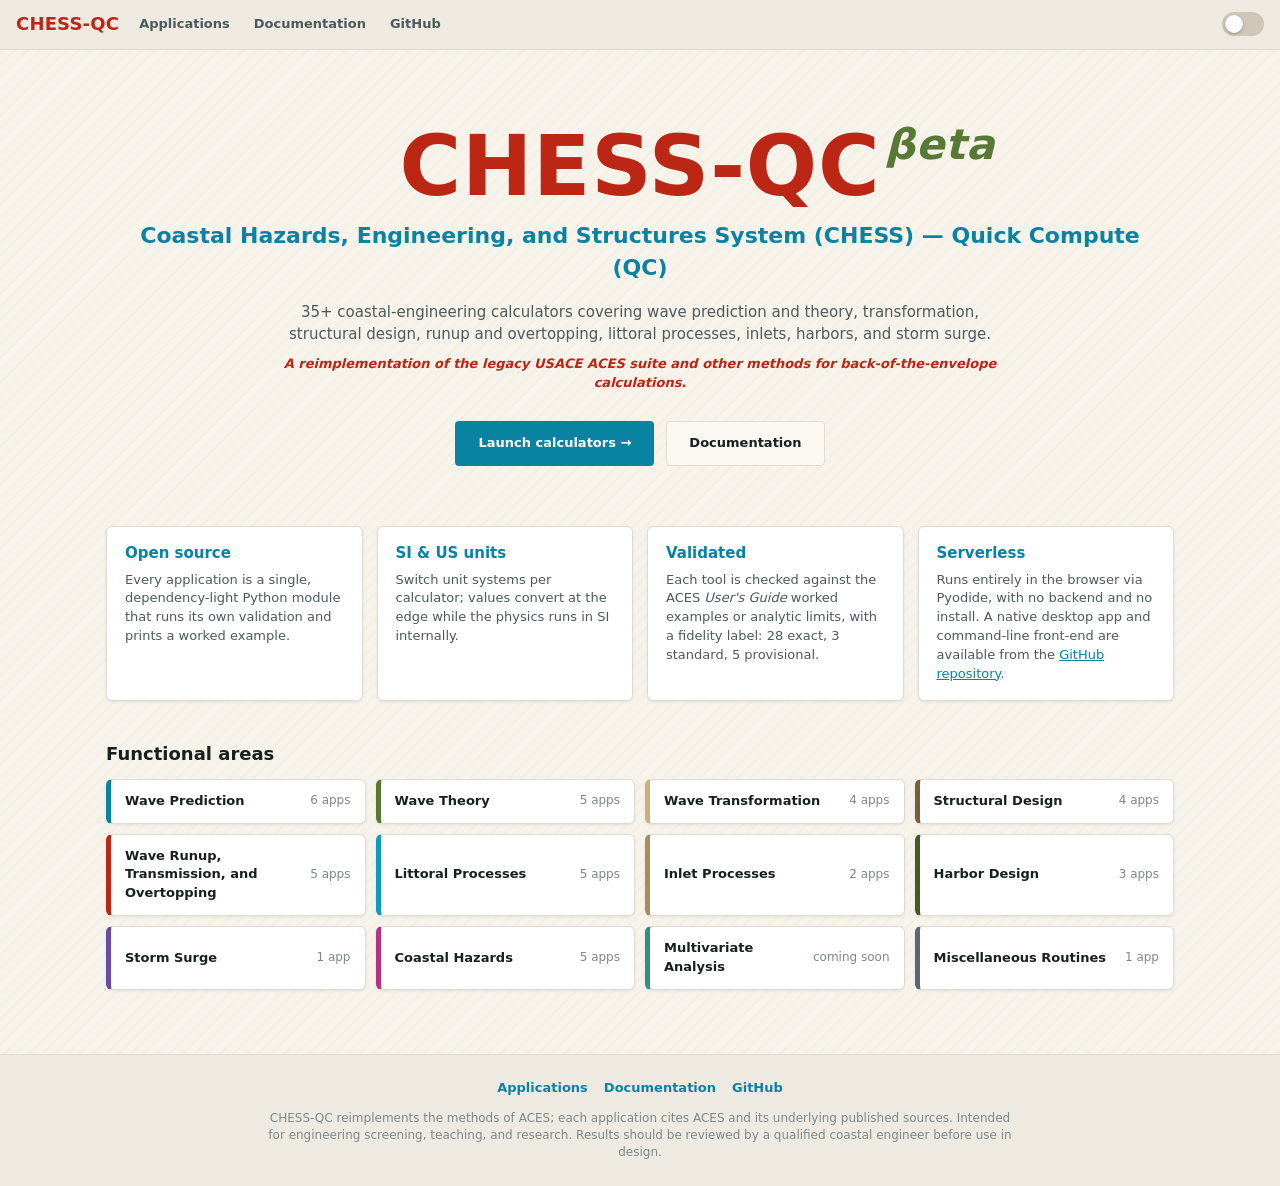
<file: index.html>
<!doctype html>
<html lang="en">
<head>
  <meta charset="utf-8">
  <title>CHESS-QC</title>
  <meta name="viewport" content="width=device-width, initial-scale=1">
  <meta http-equiv="refresh" content="0; url=frontend/chessqc_web/index.html">
  <link rel="canonical" href="frontend/chessqc_web/index.html">
</head>
<body>
  <p>Redirecting to the CHESS-QC calculator. If you are not redirected automatically,
     <a href="frontend/chessqc_web/index.html">open it here</a>.</p>
</body>
</html>
</file>
<file: frontend/chessqc_web/style.css>
/* CHESS-QC web, WaveMaker theming on two orthogonal axes (mirrors the design):
     html[data-theme]  -> color: light | dark
     html[data-style]  -> vibe : signal | trail | forge   (shape / typography)
   Layout rules use the CSS variables; theme.js sets the two attributes from the
   launcher-set preferences (CHESSQC_PREFS) / landing-page toggle. */

/* ---- neutral tokens (depend on MODE only; shared by both palettes) ---- */
:root, html[data-theme="light"] {
  --bg: #f6f3ed; --fg: #16211f; --panel: #ffffff; --border: #e2dcd0;
  --header-bg: #eeeae1; --label: #4c5a5c; --muted: #7c888b; --grid: #e2dcd0;
  --ctl-bg: #ffffff; --ctl-border: #cfc7b7; --btn-bg: #fbf8f2; --btn-hover: #f1ede4;
  --plot-bg: #ffffff; --plot-fg: #16211f; --plot-grid: #e2dcd0; --plot-axis: #cfc7b7; --plot-text: #7c888b;
  --plot-w: #a86f2f;   /* sand neutral (mode-dependent, palette-independent) */
  --plot-peaks: #d62728;   /* POT peak markers */
}
html[data-theme="dark"] {
  --bg: #0b1316; --fg: #eaf2f3; --panel: #121d21; --border: #243035;
  --header-bg: #0a1115; --label: #a7b7bb; --muted: #6e8086; --grid: #243035;
  --ctl-bg: #16242a; --ctl-border: #33444b; --btn-bg: #16242a; --btn-hover: #1b2a30;
  --plot-bg: #121d21; --plot-fg: #eaf2f3; --plot-grid: #243035; --plot-axis: #33444b; --plot-text: #a7b7bb;
  --plot-w: #cda05f;
  --plot-peaks: #ff6b6b;
}

/* ---- chromatic tokens (depend on PALETTE x MODE). The palette is chosen in
   run_chess_quick_compute.py (DEFAULT_PALETTE); one palette is used across BOTH modes
   (no mix). Original is the default. ---- */
:root, html[data-palette="original"][data-theme="light"] {            /* Original - Light */
  --accent: #0a82a2; --accent-hover: #00799f; --on-accent: #ffffff; --danger: #bc2614;
  --cls-a: #587836; --cls-b: #a98c5b; --cls-c: #bc2614;   /* fidelity A/B/C (success/warning/danger) */
  --plot-eta: #0a82a2; --plot-u: #0a82a2;
  --area-1: #0a82a2; --area-2: #587836; --area-3: #cbb07e; --area-4: #7c5c3e;
  --area-5: #bc2614; --area-6: #0e9cbe; --area-7: #a98c5b; --area-8: #415a28;
  --area-9: #6a4ca8; --area-10: #b83280; --area-11: #2f8f83; --area-12: #5a6673;
}
html[data-palette="original"][data-theme="dark"] {                     /* Original - Dark */
  --accent: #2bb8d4; --accent-hover: #5bcee2; --on-accent: #06222a; --danger: #e5654f;
  --cls-a: #9cb57a; --cls-b: #dcc8a1; --cls-c: #e5654f;
  --plot-eta: #2bb8d4; --plot-u: #2bb8d4;
  --area-1: #2bb8d4; --area-2: #9cb57a; --area-3: #dcc8a1; --area-4: #9a7b5c;
  --area-5: #e5654f; --area-6: #5bcee2; --area-7: #cbb07e; --area-8: #74974f;
  --area-9: #9a86d4; --area-10: #d97bb5; --area-11: #3aa39a; --area-12: #93a0ad;
}
html[data-palette="vibrant"][data-theme="light"] {                    /* Vibrant - Light */
  --accent: #008cb0; --accent-hover: #007393; --on-accent: #ffffff; --danger: #e5210a;
  --cls-a: #16b048; --cls-b: #db8c0a; --cls-c: #e5210a;
  --plot-eta: #008cb0; --plot-u: #008cb0;
  --area-1: #008cb0; --area-2: #16b048; --area-3: #f5ae1b; --area-4: #8a5f38;
  --area-5: #e5210a; --area-6: #00a8cc; --area-7: #db8c0a; --area-8: #0e9138;
  --area-9: #6a4ca8; --area-10: #b83280; --area-11: #2f8f83; --area-12: #5a6673;
}
html[data-palette="vibrant"][data-theme="dark"] {                     /* Vibrant - Dark */
  --accent: #1ad2ec; --accent-hover: #5be4f4; --on-accent: #03222a; --danger: #fa5638;
  --cls-a: #34cc63; --cls-b: #fbcb55; --cls-c: #fa5638;
  --plot-eta: #1ad2ec; --plot-u: #1ad2ec;
  --area-1: #1ad2ec; --area-2: #7de39a; --area-3: #fbcb55; --area-4: #a9805a;
  --area-5: #fa5638; --area-6: #27d9f0; --area-7: #f5ae1b; --area-8: #34cc63;
  --area-9: #9a86d4; --area-10: #d97bb5; --area-11: #3aa39a; --area-12: #93a0ad;
}

/* ---- vibe tokens (style) ---- */
:root, html[data-style="signal"] {        /* modern / crisp */
  --radius: 8px; --ctl-radius: 6px; --bw: 1px; --weight: 600;
  --font: "Segoe UI Variable Text", "Segoe UI", system-ui, sans-serif;
  --label-font: var(--font); --label-transform: none; --label-spacing: .01em;
  --mono: "Cascadia Mono", "Consolas", monospace;
  --shadow: 0 1px 3px rgba(0,0,0,.07); --texture: none;
}
html[data-style="trail"] {                 /* rugged / earthy */
  --radius: 6px; --ctl-radius: 4px; --bw: 1px; --weight: 700;
  --label-transform: none; --label-spacing: .04em;
  --shadow: 0 1px 3px rgba(0,0,0,.08);
  --texture: repeating-linear-gradient(135deg, rgba(245,174,27,.05) 0 2px, transparent 2px 9px);
}
html[data-style="forge"] {                 /* industrial / utilitarian */
  --radius: 0px; --ctl-radius: 0px; --bw: 2px; --weight: 700;
  --label-font: "JetBrains Mono", "Cascadia Mono", "Consolas", monospace;
  --label-transform: uppercase; --label-spacing: .11em;
  --shadow: 4px 4px 0 rgba(0,0,0,.14); --texture: none;
}

* { box-sizing: border-box; }
body { margin: 0; background: var(--bg) var(--texture); color: var(--fg); font: 13px/1.45 var(--font); }
header {
  display: flex; align-items: center; gap: 10px; flex-wrap: wrap;
  padding: 10px 16px; border-bottom: var(--bw) solid var(--border); background: var(--header-bg);
}
header .title { font-weight: 800; color: var(--danger); font-size: 18px; text-decoration: none; letter-spacing: .01em; }
header .subtitle { color: var(--accent); font-weight: 600; }
header .spacer { flex: 1; }
header label { color: var(--label); }
.badge { border-radius: 999px; padding: 2px 9px; font-weight: 700; font-size: 11px; }
html[data-style="forge"] .badge { border-radius: 0; }
.badge.cls-a { background: color-mix(in srgb, var(--cls-a) 16%, transparent); color: var(--cls-a); }
.badge.cls-b { background: color-mix(in srgb, var(--cls-b) 18%, transparent); color: color-mix(in srgb, var(--cls-b) 80%, var(--fg)); }
.badge.cls-c { background: color-mix(in srgb, var(--cls-c) 15%, transparent); color: var(--cls-c); }
/* solid-fill class badges (launcher: DEFAULT_BADGE = Solid) */
html[data-badge="solid"] .badge.cls-a { background: var(--cls-a); }
html[data-badge="solid"] .badge.cls-b { background: var(--cls-b); }
html[data-badge="solid"] .badge.cls-c { background: var(--cls-c); }
html[data-badge="solid"] .badge { color: #fff; }
html[data-theme="dark"][data-badge="solid"] .badge { color: #0b1316; }
/* card left-border is colored per functional area (set inline via --area-N in apps.html) */
button, select, input[type=number] {
  font: inherit; color: var(--fg); border: var(--bw) solid var(--ctl-border);
  border-radius: var(--ctl-radius); padding: 5px 8px; background: var(--ctl-bg); font-weight: var(--weight);
}
input#decimals { width: 56px; }
input[type=number]:focus, select:focus { outline: none; border-color: var(--accent); }
button { background: var(--btn-bg); cursor: pointer; }
button:hover { background: var(--btn-hover); border-color: var(--accent); }
button#compute {
  background: var(--accent); color: var(--on-accent); border: none; border-radius: var(--ctl-radius);
  padding: 10px 20px; font-weight: var(--weight); font-size: 14px;
}
button#compute:hover { background: var(--accent-hover); }
/* Light/Dark toggle switch (WaveMaker .switch) */
.switch { position: relative; width: 42px; height: 24px; display: inline-block; flex: none; cursor: pointer; }
.switch input { position: absolute; opacity: 0; width: 100%; height: 100%; margin: 0; cursor: pointer; }
.switch .track { position: absolute; inset: 0; background: var(--ctl-border); border-radius: 999px; transition: background .2s; }
.switch .thumb { position: absolute; top: 3px; left: 3px; width: 18px; height: 18px; background: #fff;
  border-radius: 999px; transition: transform .2s; box-shadow: 0 1px 3px rgba(0,0,0,.3); }
.switch input:checked + .track { background: var(--accent); }
.switch input:checked + .track + .thumb { transform: translateX(18px); }
html[data-style="forge"] .switch .track, html[data-style="forge"] .switch .thumb { border-radius: 0; }

.calc-main { display: grid; grid-template-columns: 3fr auto 4fr; gap: 14px; padding: 16px; align-items: start; }
fieldset {
  border: var(--bw) solid var(--border); border-radius: var(--radius); background: var(--panel);
  padding: 10px 14px; box-shadow: var(--shadow);
}
legend { font-weight: 600; color: var(--label); padding: 0 4px;
  text-transform: var(--label-transform); letter-spacing: var(--label-spacing); font-family: var(--label-font); }
/* emphasize the Inputs / Outputs section headers on the calculator page */
#inputsBox > legend, #resultsBox > legend { font-weight: 700; font-size: 15px; color: var(--accent); }
.center { display: flex; align-items: center; justify-content: center; min-height: 200px; }

.row { display: grid; grid-template-columns: 1fr 130px 40px; align-items: center; gap: 8px; margin: 6px 0; }
.row label { color: var(--label); text-align: right;
  text-transform: var(--label-transform); letter-spacing: var(--label-spacing); font-family: var(--label-font); }
.row .unit { color: var(--muted); }
/* enable_if: input not used by the active method/formulation — visible but grayed */
.row.disabled { opacity: .4; }
.row.disabled input, .row.disabled select { cursor: not-allowed; }

.results .vrow { display: grid; grid-template-columns: 1fr auto; gap: 8px; margin: 3px 0; }
.results .vrow span:first-child { color: var(--label);
  text-transform: var(--label-transform); letter-spacing: var(--label-spacing); font-family: var(--label-font); }
.results .vrow .val { font-family: var(--mono); letter-spacing: normal; text-transform: none; }
.tabs { margin-top: 10px; }
.tabbar button { border: none; border-bottom: 2px solid transparent; background: transparent; border-radius: 0; color: var(--label); }
.tabbar button.active { color: var(--accent); border-bottom: 2px solid var(--accent); font-weight: 600; }
.tabpane { border: var(--bw) solid var(--border); border-radius: var(--ctl-radius); padding: 8px; background: var(--panel); }
canvas { width: 100%; height: 280px; display: block; }
table { border-collapse: collapse; width: 100%; font-size: 12px; }
th, td { border: 1px solid var(--grid); padding: 2px 6px; text-align: right; }
th { background: var(--header-bg); }
.scrollbox { max-height: 240px; overflow: auto; }

/* hub / landing page */
.muted { color: var(--muted); }
.hub { padding: 16px; }
.hub fieldset { margin-bottom: 14px; }
.hub-grid { display: grid; grid-template-columns: repeat(auto-fill, minmax(290px, 1fr)); gap: 10px; }
.app-card {
  display: block; text-decoration: none; color: var(--fg); background: var(--panel);
  border: var(--bw) solid var(--border); border-radius: var(--radius); padding: 12px 38px 12px 14px;
  position: relative; box-shadow: var(--shadow);
}
.app-card:hover { border-color: var(--accent); background: var(--btn-hover); }
.app-card .aid { font-weight: 700; color: var(--label); }
.app-card .badge { position: absolute; right: 10px; top: 12px; }
/* under-construction placeholder cards (non-clickable) */
.app-card.coming-soon { opacity: .6; cursor: default; border-left: 5px solid var(--border); box-shadow: none; }
.app-card.coming-soon:hover { border-color: var(--border); background: var(--panel); }
.badge.soon { background: color-mix(in srgb, var(--muted) 20%, transparent); color: var(--muted); text-transform: none; font-weight: 600; }
.app-select { max-width: 260px; }
.homelink { text-decoration: none; color: var(--accent); font-weight: 600; margin-right: 6px; }
.homelink:hover { text-decoration: underline; }

#status { padding: 6px 16px; border-top: 1px solid var(--border); background: var(--header-bg); color: var(--label); }
#status.err { color: var(--danger); }

/* "Method & equations" panel (per-app ABOUT, KaTeX-typeset) */
.method-box { margin: 12px 16px 0; border: var(--bw) solid var(--border); border-radius: var(--radius);
  background: var(--panel); box-shadow: var(--shadow); overflow: hidden; }
.method-box > summary { list-style: none; cursor: pointer; padding: 9px 14px; display: flex; align-items: center;
  gap: 10px; background: var(--header-bg); color: var(--label); user-select: none; }
.method-box > summary::-webkit-details-marker { display: none; }
.method-box > summary::before { content: "▸"; color: var(--muted); transition: transform .15s; }
.method-box[open] > summary::before { transform: rotate(90deg); }
.method-title { font-weight: 700; color: var(--accent);
  text-transform: var(--label-transform); letter-spacing: var(--label-spacing); font-family: var(--label-font); }
#methodTag { color: var(--muted); font-size: 13px; }
.method-body { padding: 12px 16px 14px; }
.method-summary { margin: 0 0 12px; color: var(--fg); max-width: 70ch; }
.method-subhead { font-weight: 700; color: var(--label); font-size: 12px; text-transform: uppercase; letter-spacing: .04em; }
.method { padding: 10px 0; border-top: 1px solid var(--grid); }
.method.inactive { opacity: .42; }
.method-head { display: flex; align-items: center; gap: 8px; }
.method-name { font-weight: 700; color: var(--fg); }
.chip { font-size: 11px; font-weight: 700; padding: 1px 7px; border-radius: 999px; text-transform: uppercase; letter-spacing: .03em; }
.chip-preferred { background: color-mix(in srgb, var(--accent) 20%, transparent); color: var(--accent); }
.chip-legacy { background: color-mix(in srgb, var(--muted) 22%, transparent); color: var(--muted); }
.method-note { margin: 4px 0 8px; color: var(--muted); font-size: 13px; max-width: 70ch; }
.eq { display: flex; align-items: baseline; flex-wrap: wrap; gap: 10px; margin: 6px 0; }
/* wide equations stay horizontally scrollable (wheel/drag) but without the stray bar;
   the "Pop out" view gives them full width. */
.eq-tex { overflow-x: auto; max-width: 100%; scrollbar-width: none; }
.eq-tex::-webkit-scrollbar { display: none; }
.eq-desc { color: var(--muted); font-size: 12px; }
/* labels/outputs with a hover definition */
.has-tip { cursor: help; }
/* Method & Equations pop-out button + modal */
.method-box > summary .spacer { flex: 1; }
#methodPop { font-size: 12px; padding: 2px 8px; }
.method-modal { position: fixed; inset: 0; z-index: 9999; background: var(--bg);
  display: flex; flex-direction: column; }
.method-modal-bar { display: flex; align-items: center; gap: 10px; padding: 8px 14px;
  border-bottom: var(--bw) solid var(--border); background: var(--header-bg); }
.method-modal-bar .spacer { flex: 1; }
.method-modal-body { flex: 1; min-height: 0; overflow: auto; padding: 18px 28px; max-width: 1100px;
  margin: 0 auto; width: 100%; }
dl.symbols { display: grid; grid-template-columns: max-content 1fr; gap: 2px 14px; margin: 4px 0 0; }
dl.symbols dt { font-family: var(--mono); color: var(--label); }
dl.symbols dd { margin: 0; color: var(--muted); font-size: 13px; }
.method-refs { margin: 12px 0 0; color: var(--muted); font-size: 12px; }
.method-refs .method-subhead { margin-right: 6px; }
#overlay {
  position: fixed; inset: 0; background: var(--bg);
  display: flex; align-items: center; justify-content: center; font-size: 15px; color: var(--label);
}

/* ===== top navigation (shared by landing / apps / docs) ===== */
.topnav { display: flex; gap: 4px; flex-wrap: wrap; }
.topnav a { text-decoration: none; color: var(--label); padding: 5px 10px;
  border-radius: var(--ctl-radius); font-weight: 600; }
.topnav a:hover { color: var(--accent); background: var(--btn-hover); }
.topnav a.active { color: var(--accent); }

/* ===== landing page ===== */
main.landing { display: block; max-width: 1100px; margin: 0 auto; padding: 16px; }
.hero { text-align: center; padding: 56px 16px 36px; }
.hero .wordmark { margin: 0; color: var(--danger); font-weight: 800; letter-spacing: .01em;
  font-size: clamp(44px, 8vw, 84px); line-height: 1.05; position: relative; display: inline-block; }
/* lowercase release tag as a green superscript; absolutely placed so CHESS-QC stays centered */
.hero .beta { position: absolute; left: 100%; top: .04em; margin-left: .1em;
  font-size: .30em; font-weight: 700; font-style: italic; letter-spacing: .02em;
  color: var(--cls-a); line-height: 1; }
.hero .hero-sub { margin: 10px 0 0; color: var(--accent); font-weight: 600;
  font-size: clamp(15px, 2.4vw, 22px); }
.hero .tagline { max-width: 720px; margin: 18px auto 0; color: var(--label); font-size: 15px; }
.hero .hero-note { max-width: 720px; margin: 10px auto 0; color: var(--danger); font-size: 13px; font-style: italic; font-weight: 700; }
.cta-row { display: flex; gap: 12px; justify-content: center; flex-wrap: wrap; margin-top: 28px; }
.cta { text-decoration: none; padding: 12px 22px; border-radius: var(--ctl-radius); font-weight: 700;
  border: var(--bw) solid var(--border); }
.cta-primary { background: var(--accent); color: var(--on-accent); border-color: transparent; }
.cta-primary:hover { background: var(--accent-hover); }
.cta-secondary { background: var(--btn-bg); color: var(--fg); }
.cta-secondary:hover { border-color: var(--accent); color: var(--accent); }

.highlights { display: grid; grid-template-columns: repeat(auto-fit, minmax(220px, 1fr)); gap: 14px;
  margin-top: 24px; }
.hl-card { background: var(--panel); border: var(--bw) solid var(--border); border-radius: var(--radius);
  padding: 16px 18px; box-shadow: var(--shadow); }
.hl-card h3 { margin: 0 0 6px; color: var(--accent); font-size: 15px; }
.hl-card p { margin: 0; color: var(--label); font-size: 13px; }
.hl-card a { color: var(--accent); }

.areas-section { margin-top: 40px; }
.areas-section h2 { color: var(--fg); font-size: 18px; margin: 0 0 12px; }
.areas-grid { display: grid; grid-template-columns: repeat(auto-fill, minmax(240px, 1fr)); gap: 10px; }
.area-card { display: flex; justify-content: space-between; align-items: center; gap: 10px;
  text-decoration: none; color: var(--fg); background: var(--panel);
  border: var(--bw) solid var(--border); border-radius: var(--radius); padding: 12px 14px;
  box-shadow: var(--shadow); }
.area-card:hover { border-color: var(--accent); background: var(--btn-hover); }
.area-card .area-name { font-weight: 600; }
.area-card .area-count { color: var(--muted); font-size: 12px; white-space: nowrap; }

.site-footer { border-top: var(--bw) solid var(--border); background: var(--header-bg);
  padding: 24px 16px; text-align: center; margin-top: 48px; }
.foot-links { display: flex; gap: 16px; justify-content: center; flex-wrap: wrap; }
.foot-links a { color: var(--accent); text-decoration: none; font-weight: 600; }
.foot-links a:hover { text-decoration: underline; }
.site-footer .disclaimer { max-width: 760px; margin: 12px auto 0; color: var(--muted); font-size: 12px; }

/* ===== applications page toolbar (search + legend) ===== */
.apps-toolbar { display: flex; align-items: center; gap: 16px; flex-wrap: wrap; padding: 12px 16px 0; }
#search { flex: 1; min-width: 220px; max-width: 460px; padding: 8px 12px;
  border: var(--bw) solid var(--ctl-border); border-radius: var(--ctl-radius);
  background: var(--ctl-bg); color: var(--fg); font: inherit; }
#search:focus { outline: none; border-color: var(--accent); }
.legend { display: flex; align-items: center; gap: 6px; color: var(--muted); font-size: 12px; }
.legend .badge { margin-left: 4px; }

/* ===== documentation viewer ===== */
.docs-layout { display: grid; grid-template-columns: 230px 1fr; align-items: start;
  min-height: calc(100vh - 52px); }
.doc-sidebar { display: flex; flex-direction: column; gap: 2px; padding: 16px 10px;
  border-right: var(--bw) solid var(--border); background: var(--header-bg); position: sticky; top: 0; }
.doc-sidebar a { text-decoration: none; color: var(--label); padding: 8px 12px;
  border-radius: var(--ctl-radius); font-weight: 600; font-size: 13px; }
.doc-sidebar a:hover { background: var(--btn-hover); color: var(--accent); }
.doc-sidebar a.active { background: var(--accent); color: var(--on-accent); }
.doc-content { padding: 16px 28px 60px; min-width: 0; max-width: 920px; }
.doc-toolbar { display: flex; justify-content: flex-end; margin-bottom: 8px; }
.doc-toolbar .cta { padding: 6px 12px; font-size: 12px; }
.doc-error { color: var(--danger); }
@media (max-width: 720px) {
  .docs-layout { grid-template-columns: 1fr; }
  .doc-sidebar { flex-direction: row; flex-wrap: wrap; position: static;
    border-right: none; border-bottom: var(--bw) solid var(--border); }
}

/* rendered Markdown typography */
.markdown { color: var(--fg); font-size: 14px; line-height: 1.6; }
.markdown h1, .markdown h2, .markdown h3, .markdown h4 { color: var(--fg); line-height: 1.25; margin: 1.4em 0 .5em; }
.markdown h1 { font-size: 26px; border-bottom: var(--bw) solid var(--border); padding-bottom: .3em; }
.markdown h2 { font-size: 21px; border-bottom: var(--bw) solid var(--border); padding-bottom: .25em; }
.markdown h3 { font-size: 17px; }
.markdown h1:first-child { margin-top: 0; }
.markdown a { color: var(--accent); }
.markdown em { color: var(--label); }
.markdown code { font-family: var(--mono); font-size: .88em; background: var(--header-bg);
  padding: 1px 5px; border-radius: 4px; }
.markdown pre { background: var(--header-bg); border: var(--bw) solid var(--border);
  border-radius: var(--ctl-radius); padding: 12px 14px; overflow: auto; }
.markdown pre code { background: none; padding: 0; }
.markdown table { border-collapse: collapse; margin: 1em 0; font-size: 13px; display: block; overflow-x: auto; }
.markdown th, .markdown td { border: 1px solid var(--grid); padding: 5px 10px; text-align: left; }
.markdown th { background: var(--header-bg); }
.markdown blockquote { margin: 1em 0; padding: 4px 14px; border-left: 4px solid var(--accent);
  color: var(--label); background: var(--header-bg); }
.markdown hr { border: none; border-top: var(--bw) solid var(--border); margin: 1.6em 0; }

/* pop-out plot modal (large, zoomable canvas) */
.plot-modal { position: fixed; inset: 0; z-index: 9999; background: var(--bg);
  display: flex; flex-direction: column; }
.plot-modal-bar { display: flex; align-items: center; gap: 8px; padding: 8px 12px;
  border-bottom: var(--bw) solid var(--border); background: var(--header-bg); }
.plot-modal-bar .spacer { flex: 1; }
#plotBig { flex: 1; width: 100%; height: 100%; min-height: 0; display: block; cursor: grab; }
#plot { cursor: grab; }

/* area-10 workflow "send to next app" bar */
.workflow { display: flex; flex-wrap: wrap; gap: 8px; margin: 0 0 8px; }
.workflow .wf-btn { background: var(--accent, #008cb0); color: #fff; border: none;
  border-radius: 6px; padding: 5px 12px; cursor: pointer; font-size: 13px; }
.workflow .wf-btn:hover { filter: brightness(1.08); }
</file>
